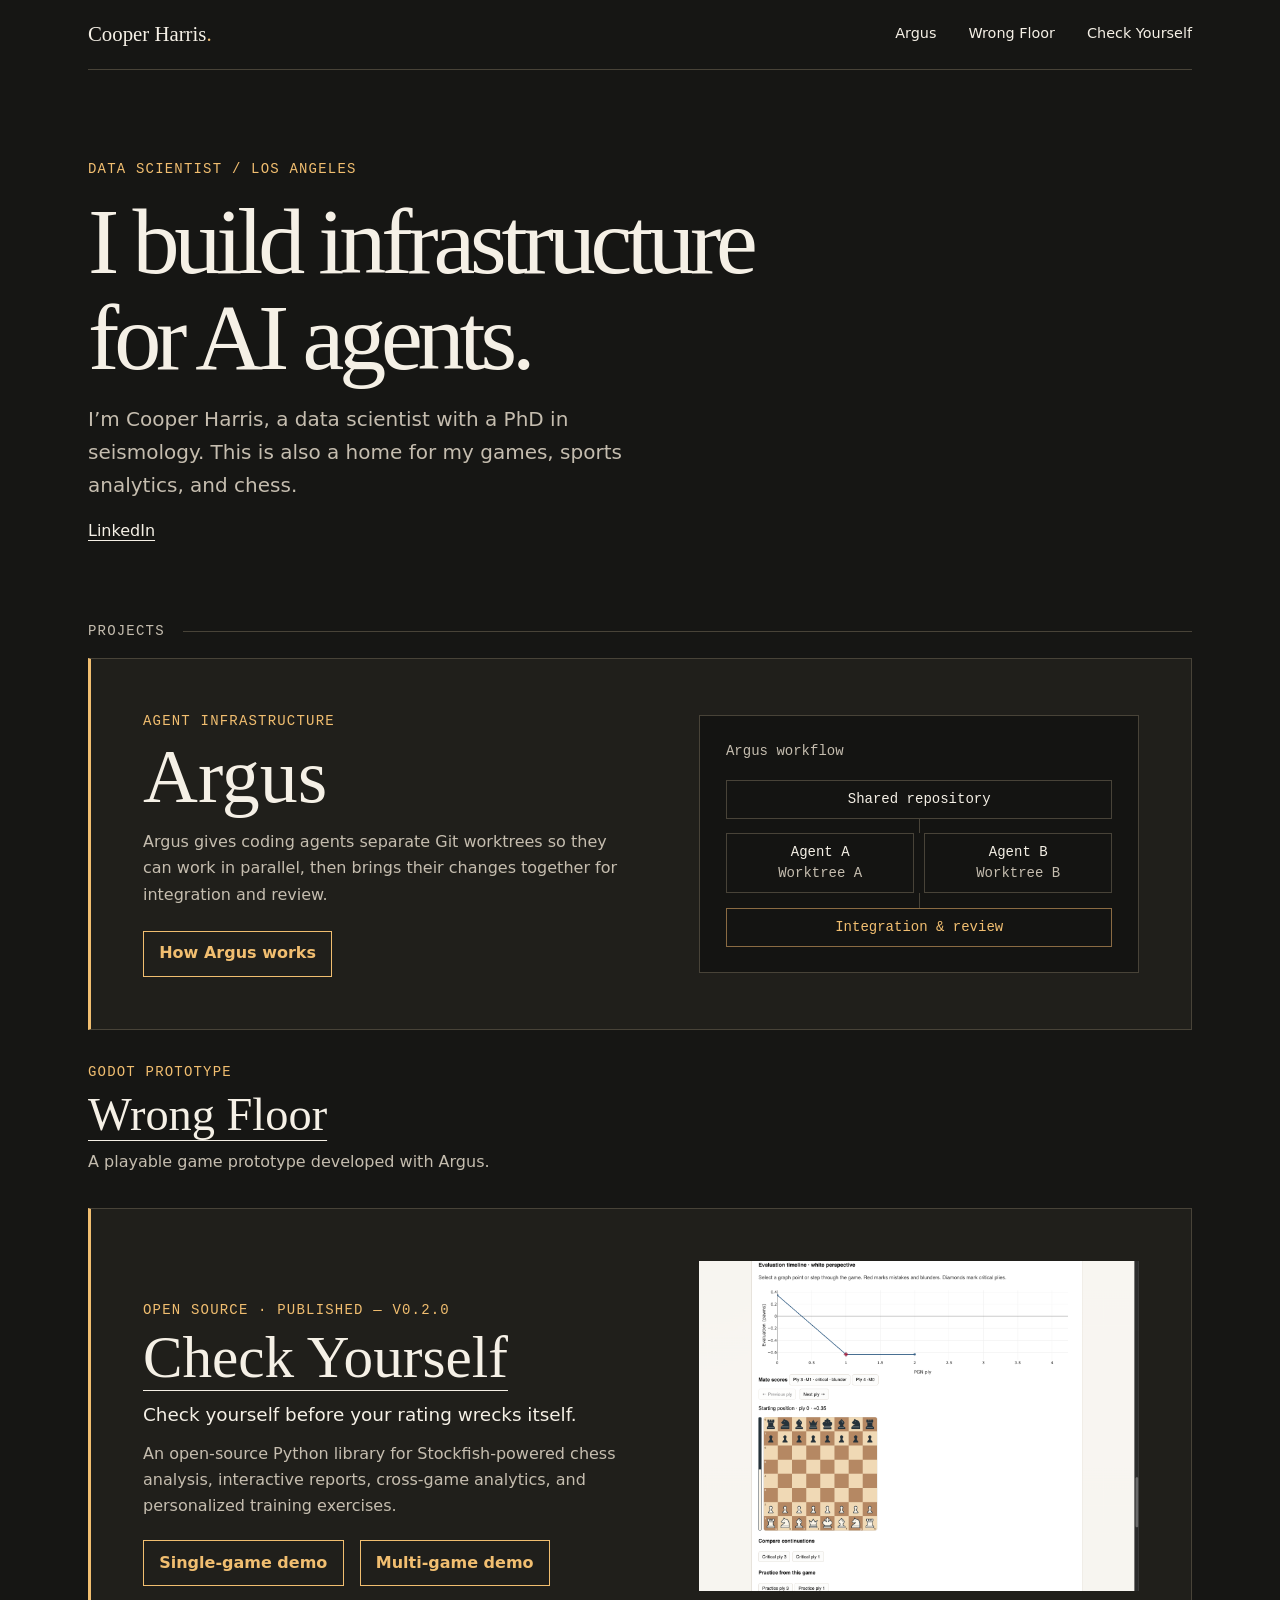
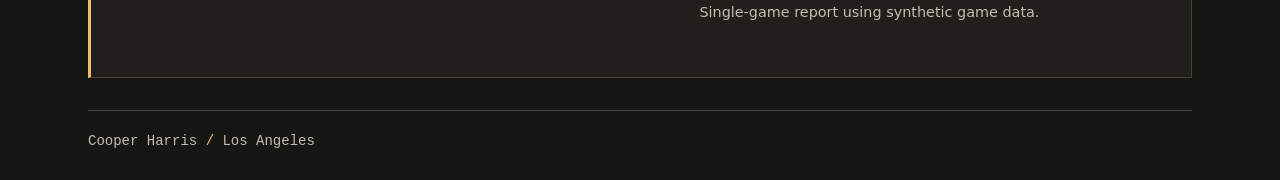
<file: index.html>
<!doctype html>
<html lang="en">
<head>
  <meta charset="utf-8">
  <meta name="viewport" content="width=device-width, initial-scale=1">
  <meta name="description" content="Cooper Harris builds infrastructure for AI agents in Los Angeles. Explore Argus, Wrong Floor, and Check Yourself, an open-source chess analysis library.">
  <title>Cooper Harris — Data scientist</title>
  <link rel="stylesheet" href="/style.css">
</head>
<body>
  <a class="skip" href="#main">Skip to content</a>
  <header class="site-header frame">
    <a class="wordmark" href="/" aria-current="page">Cooper Harris<span>.</span></a>
    <nav aria-label="Main"><a href="/argus/">Argus</a><a href="/wrong-floor/">Wrong Floor</a><a href="/projects/check-yourself/">Check Yourself</a></nav>
  </header>
  <main id="main" class="frame" tabindex="-1">
    <section class="intro" aria-labelledby="intro-title">
      <p class="eyebrow">Data scientist <span> / </span> Los Angeles</p>
      <h1 id="intro-title">I build infrastructure<br class="desktop-break"> for AI agents.</h1>
      <p class="lede">I’m Cooper Harris, a data scientist with a PhD in seismology. This is also a home for my games, sports analytics, and chess.</p>
      <p class="intro-link"><a href="https://www.linkedin.com/in/cooper-w-harris-5751416a/">LinkedIn</a></p>
    </section>
    <section class="projects" aria-labelledby="projects-title">
      <h2 class="eyebrow section-label" id="projects-title">Projects</h2>
      <article class="feature">
        <div class="feature-copy">
          <p class="eyebrow">Agent infrastructure</p>
          <h3>Argus</h3>
          <p>Argus gives coding agents separate Git worktrees so they can work in parallel, then brings their changes together for integration and review.</p>
          <a class="button" href="/argus/">How Argus works</a>
        </div>
        <figure class="workflow">
          <figcaption>Argus workflow</figcaption>
          <div class="node">Shared repository</div>
          <div class="parallel">
            <div class="node">Agent A <small>Worktree A</small></div>
            <div class="node">Agent B <small>Worktree B</small></div>
          </div>
          <div class="node outcome">Integration &amp; review</div>
        </figure>
      </article>
      <article class="secondary">
        <div>
          <p class="eyebrow">Godot prototype</p>
          <h3><a href="/wrong-floor/">Wrong Floor</a></h3>
          <p>A playable game prototype developed with Argus.</p>
        </div>
      </article>
      <article class="feature release">
        <div class="feature-copy">
          <p class="eyebrow">Open source · Published — v0.2.0</p>
          <h3><a href="/projects/check-yourself/">Check Yourself</a></h3>
          <p class="project-tagline">Check yourself before your rating wrecks itself.</p>
          <p>An open-source Python library for Stockfish-powered chess analysis, interactive reports, cross-game analytics, and personalized training exercises.</p>
          <div class="demo-actions">
            <a class="button" href="/projects/check-yourself/single.html">Single-game demo</a>
            <a class="button" href="/projects/check-yourself/multi.html">Multi-game demo</a>
          </div>
        </div>
        <figure class="build-photo">
          <img src="/projects/check-yourself/screenshots/single-game.png" width="1400" height="1050" loading="lazy"
            alt="Evaluation timeline and synchronized chessboard in the single-game report">
          <figcaption>Single-game report using synthetic game data.</figcaption>
        </figure>
      </article>
    </section>
  </main>
  <footer class="site-footer frame">Cooper Harris <span> / </span> Los Angeles</footer>
</body>
</html>
</file>
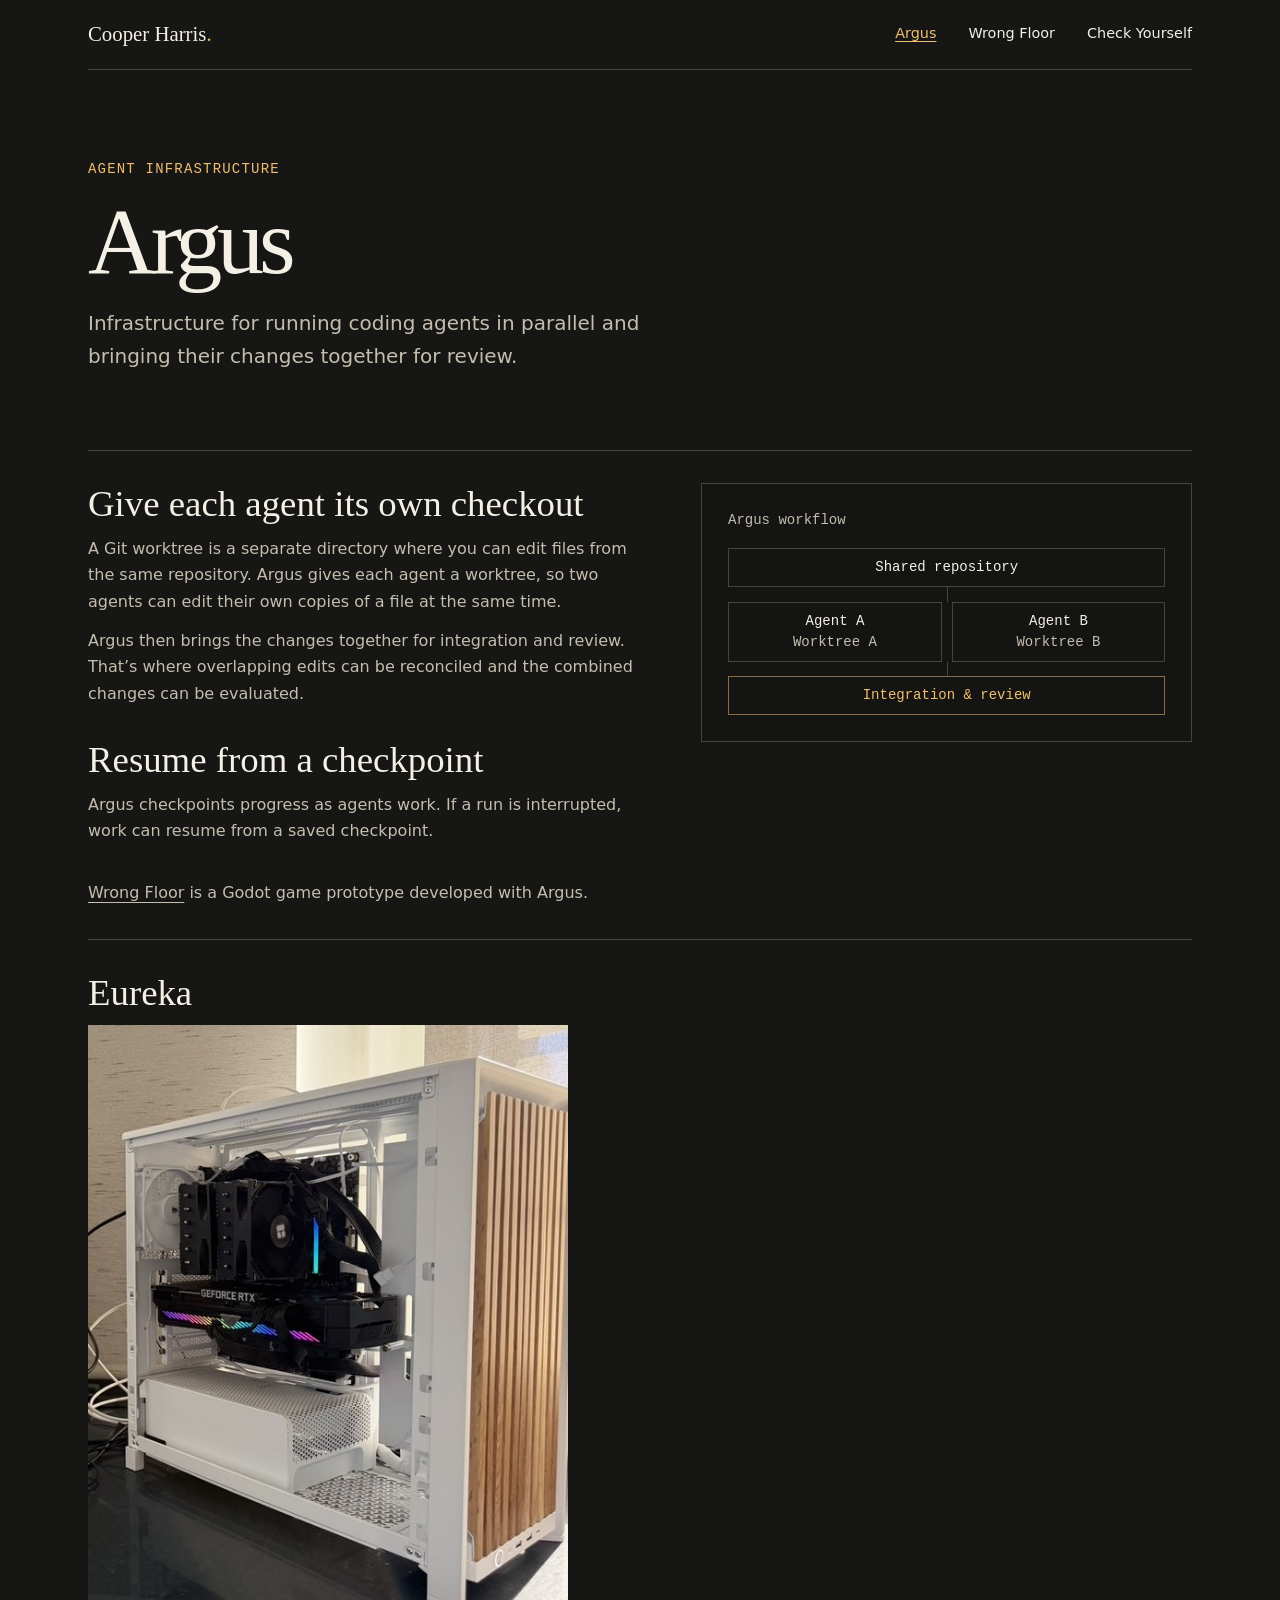
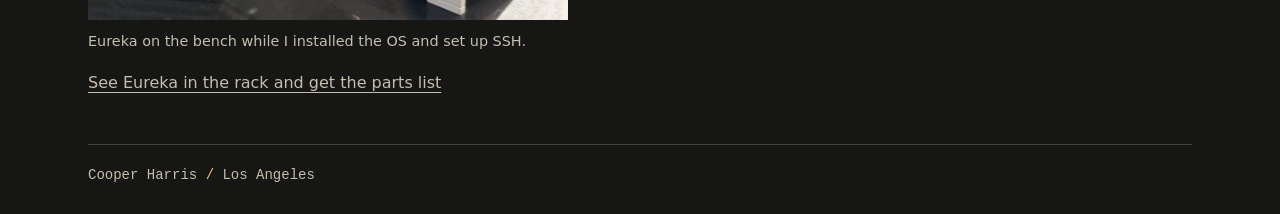
<file: argus/index.html>
<!doctype html>
<html lang="en">
<head>
  <meta charset="utf-8">
  <meta name="viewport" content="width=device-width, initial-scale=1">
  <meta name="description" content="How Argus uses Git worktrees for parallel coding agents and checkpoints progress so interrupted work can resume.">
  <title>Argus — Cooper Harris</title>
  <link rel="stylesheet" href="/style.css">
</head>
<body>
  <a class="skip" href="#main">Skip to content</a>
  <header class="site-header frame">
    <a class="wordmark" href="/">Cooper Harris<span>.</span></a>
    <nav aria-label="Main"><a href="/argus/" aria-current="page">Argus</a><a href="/wrong-floor/">Wrong Floor</a><a href="/projects/check-yourself/">Check Yourself</a></nav>
  </header>
  <main id="main" class="frame detail" tabindex="-1">
    <header class="intro">
      <p class="eyebrow">Agent infrastructure</p>
      <h1>Argus</h1>
      <p class="lede">Infrastructure for running coding agents in parallel and bringing their changes together for review.</p>
    </header>
    <div class="detail-grid">
      <div class="article-copy">
        <section>
          <h2>Give each agent its own checkout</h2>
          <p>A Git worktree is a separate directory where you can edit files from the same repository. Argus gives each agent a worktree, so two agents can edit their own copies of a file at the same time.</p>
          <p>Argus then brings the changes together for integration and review. That’s where overlapping edits can be reconciled and the combined changes can be evaluated.</p>
        </section>
        <section>
          <h2>Resume from a checkpoint</h2>
          <p>Argus checkpoints progress as agents work. If a run is interrupted, work can resume from a saved checkpoint.</p>
        </section>
      </div>
      <figure class="workflow">
        <figcaption>Argus workflow</figcaption>
        <div class="node">Shared repository</div>
        <div class="parallel">
          <div class="node">Agent A <small>Worktree A</small></div>
          <div class="node">Agent B <small>Worktree B</small></div>
        </div>
        <div class="node outcome">Integration &amp; review</div>
      </figure>
    </div>
    <p class="related"><a href="/wrong-floor/">Wrong Floor</a> is a Godot game prototype developed with Argus.</p>
    <section class="eureka article-copy" aria-labelledby="eureka-title">
      <h2 id="eureka-title">Eureka</h2>
      <figure class="build-photo">
        <img src="eureka-setup.jpg" width="520" height="645" loading="lazy"
          alt="Eureka’s open, wood-front case on the workbench">
        <figcaption>Eureka on the bench while I installed the OS and set up SSH.</figcaption>
      </figure>
      <p class="build-link"><a href="/eureka/">See Eureka in the rack and get the parts list</a></p>
    </section>
  </main>
  <footer class="site-footer frame">Cooper Harris <span> / </span> Los Angeles</footer>
</body>
</html>
</file>
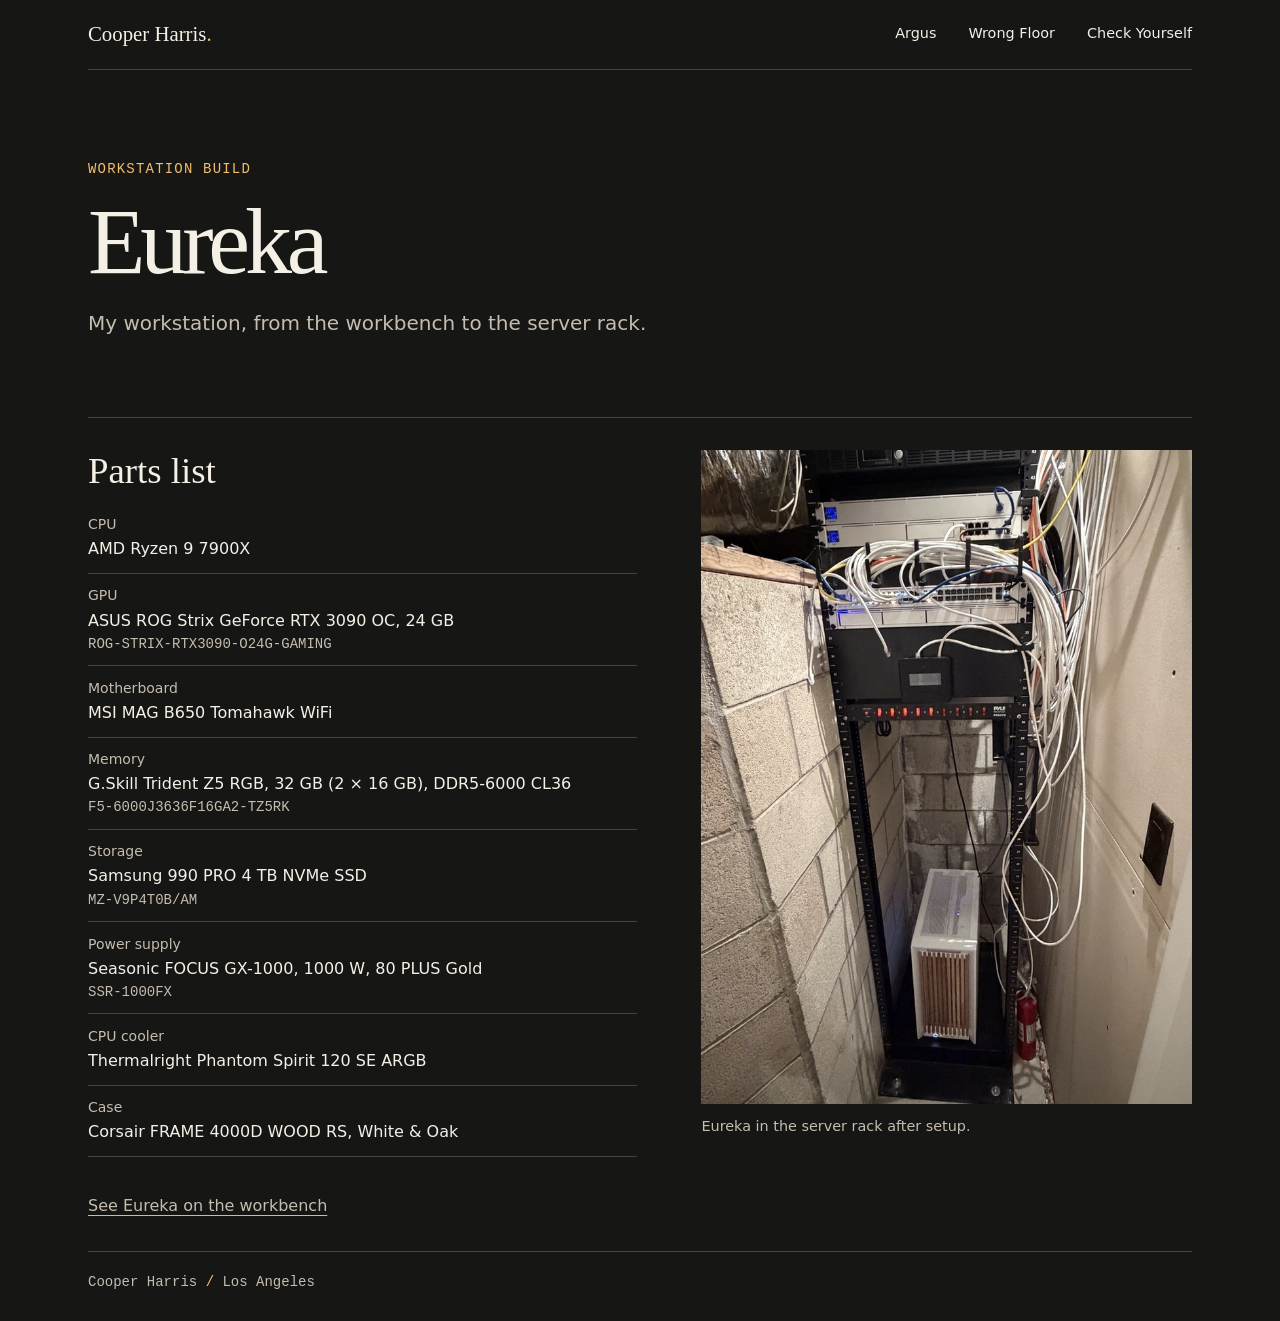
<file: eureka/index.html>
<!doctype html>
<html lang="en">
<head>
  <meta charset="utf-8">
  <meta name="viewport" content="width=device-width, initial-scale=1">
  <meta name="description" content="A look at Eureka, Cooper Harris’s workstation, with its core parts list.">
  <title>Eureka — Cooper Harris</title>
  <link rel="stylesheet" href="/style.css">
</head>
<body>
  <a class="skip" href="#main">Skip to content</a>
  <header class="site-header frame">
    <a class="wordmark" href="/">Cooper Harris<span>.</span></a>
    <nav aria-label="Main"><a href="/argus/">Argus</a><a href="/wrong-floor/">Wrong Floor</a><a href="/projects/check-yourself/">Check Yourself</a></nav>
  </header>
  <main id="main" class="frame detail" tabindex="-1">
    <header class="intro">
      <p class="eyebrow">Workstation build</p>
      <h1>Eureka</h1>
      <p class="lede">My workstation, from the workbench to the server rack.</p>
    </header>
    <div class="detail-grid">
      <section class="article-copy" aria-labelledby="parts-title">
        <h2 id="parts-title">Parts list</h2>
        <dl class="parts">
          <div><dt>CPU</dt><dd>AMD Ryzen 9 7900X</dd></div>
          <div><dt>GPU</dt><dd>ASUS ROG Strix GeForce RTX 3090 OC, 24 GB<small>ROG-STRIX-RTX3090-O24G-GAMING</small></dd></div>
          <div><dt>Motherboard</dt><dd>MSI MAG B650 Tomahawk WiFi</dd></div>
          <div><dt>Memory</dt><dd>G.Skill Trident Z5 RGB, 32 GB (2 × 16 GB), DDR5-6000 CL36<small>F5-6000J3636F16GA2-TZ5RK</small></dd></div>
          <div><dt>Storage</dt><dd>Samsung 990 PRO 4 TB NVMe SSD<small>MZ-V9P4T0B/AM</small></dd></div>
          <div><dt>Power supply</dt><dd>Seasonic FOCUS GX-1000, 1000 W, 80 PLUS Gold<small>SSR-1000FX</small></dd></div>
          <div><dt>CPU cooler</dt><dd>Thermalright Phantom Spirit 120 SE ARGB</dd></div>
          <div><dt>Case</dt><dd>Corsair FRAME 4000D WOOD RS, White &amp; Oak</dd></div>
        </dl>
      </section>
      <figure class="build-photo">
        <img src="eureka-rack.jpg" width="750" height="1000"
          alt="Eureka’s white, wood-front case at the bottom of a server rack">
        <figcaption>Eureka in the server rack after setup.</figcaption>
      </figure>
    </div>
    <p class="related"><a href="/argus/#eureka-title">See Eureka on the workbench</a></p>
  </main>
  <footer class="site-footer frame">Cooper Harris <span> / </span> Los Angeles</footer>
</body>
</html>
</file>
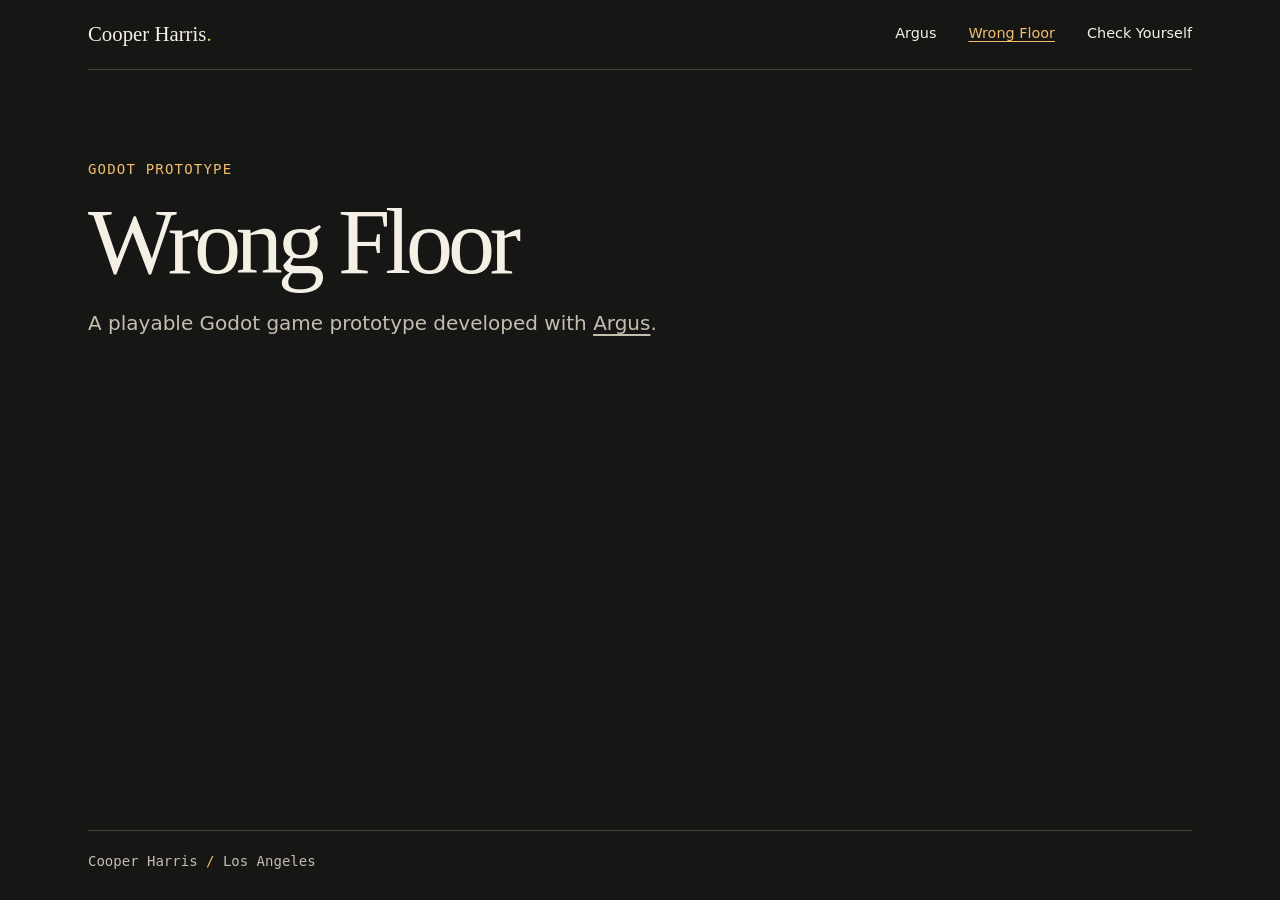
<file: wrong-floor/index.html>
<!doctype html>
<html lang="en">
<head>
  <meta charset="utf-8">
  <meta name="viewport" content="width=device-width, initial-scale=1">
  <meta name="description" content="Wrong Floor is a playable Godot game prototype developed with Argus.">
  <title>Wrong Floor — Cooper Harris</title>
  <link rel="stylesheet" href="/style.css">
</head>
<body>
  <a class="skip" href="#main">Skip to content</a>
  <header class="site-header frame">
    <a class="wordmark" href="/">Cooper Harris<span>.</span></a>
    <nav aria-label="Main"><a href="/argus/">Argus</a><a href="/wrong-floor/" aria-current="page">Wrong Floor</a><a href="/projects/check-yourself/">Check Yourself</a></nav>
  </header>
  <main id="main" class="frame detail" tabindex="-1">
    <header class="intro">
      <p class="eyebrow">Godot prototype</p>
      <h1>Wrong Floor</h1>
      <p class="lede">A playable Godot game prototype developed with <a href="/argus/">Argus</a>.</p>
    </header>
  </main>
  <footer class="site-footer frame">Cooper Harris <span> / </span> Los Angeles</footer>
</body>
</html>
</file>
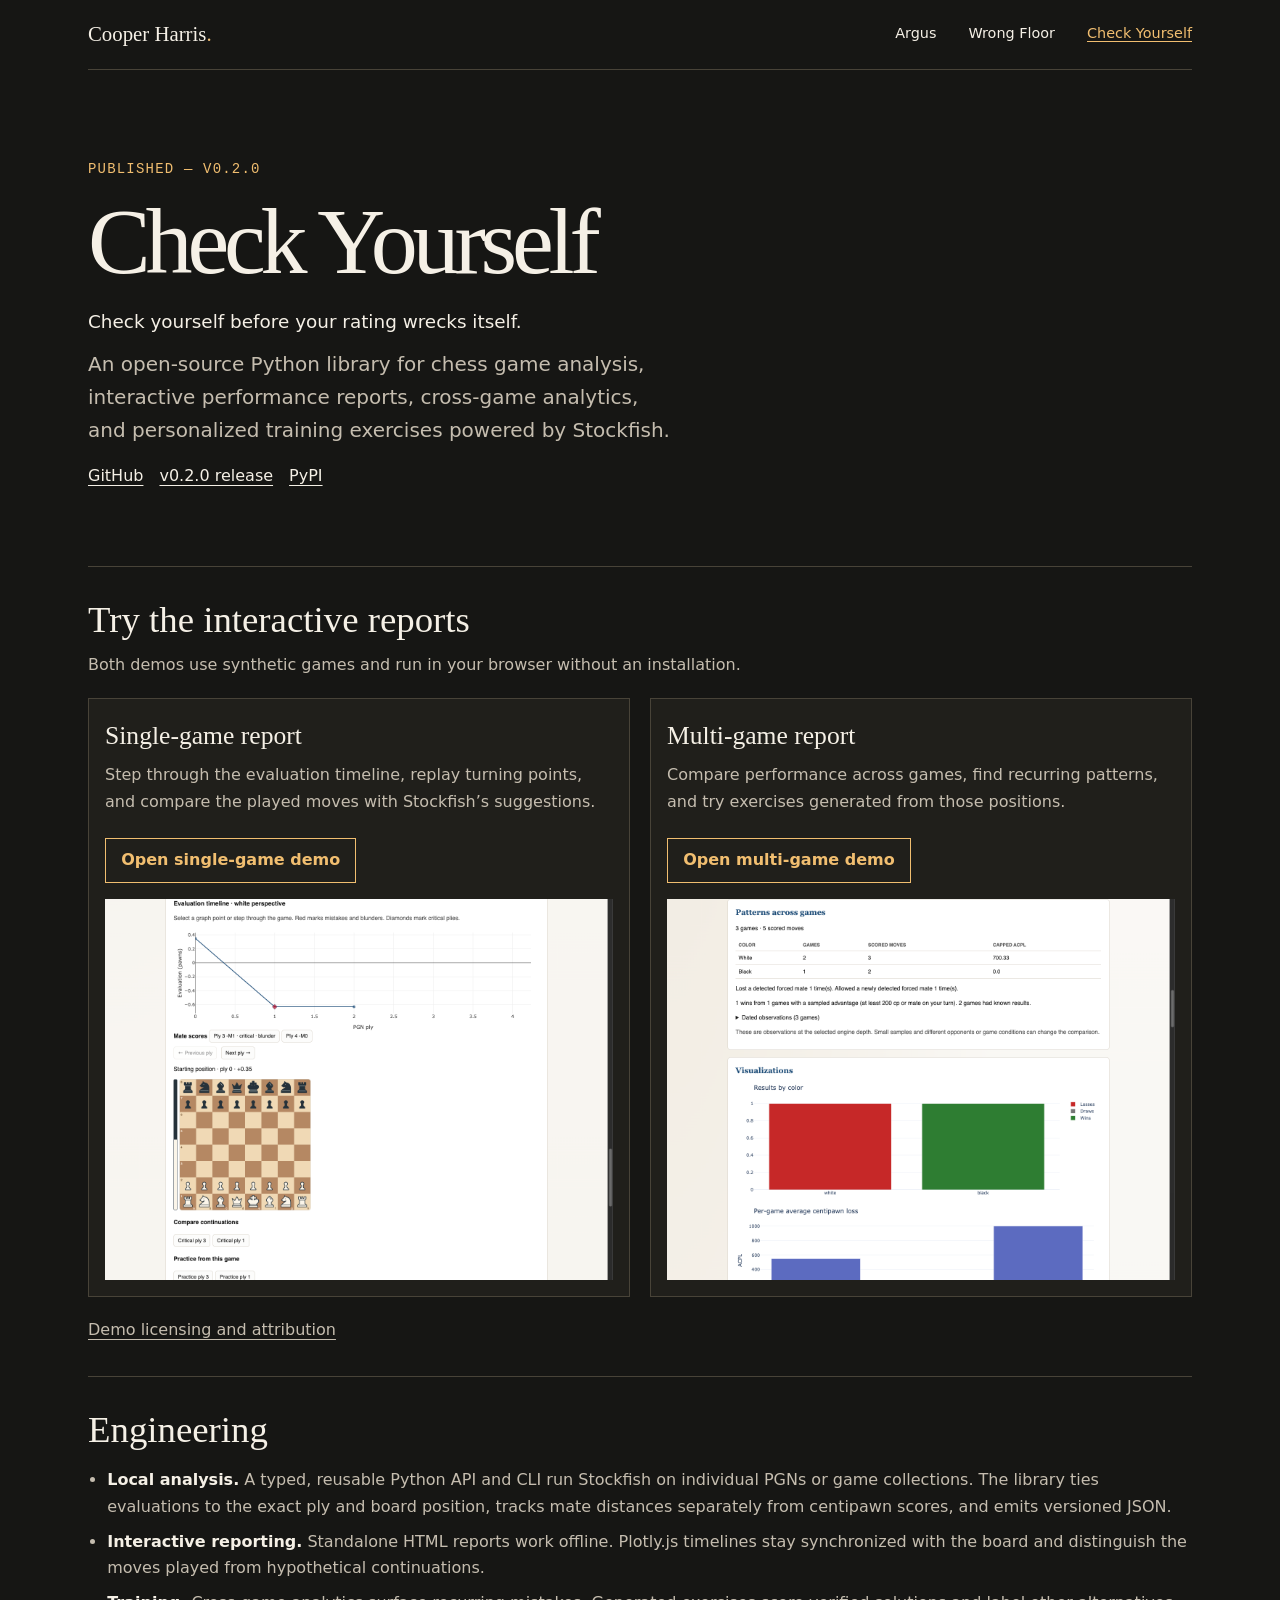
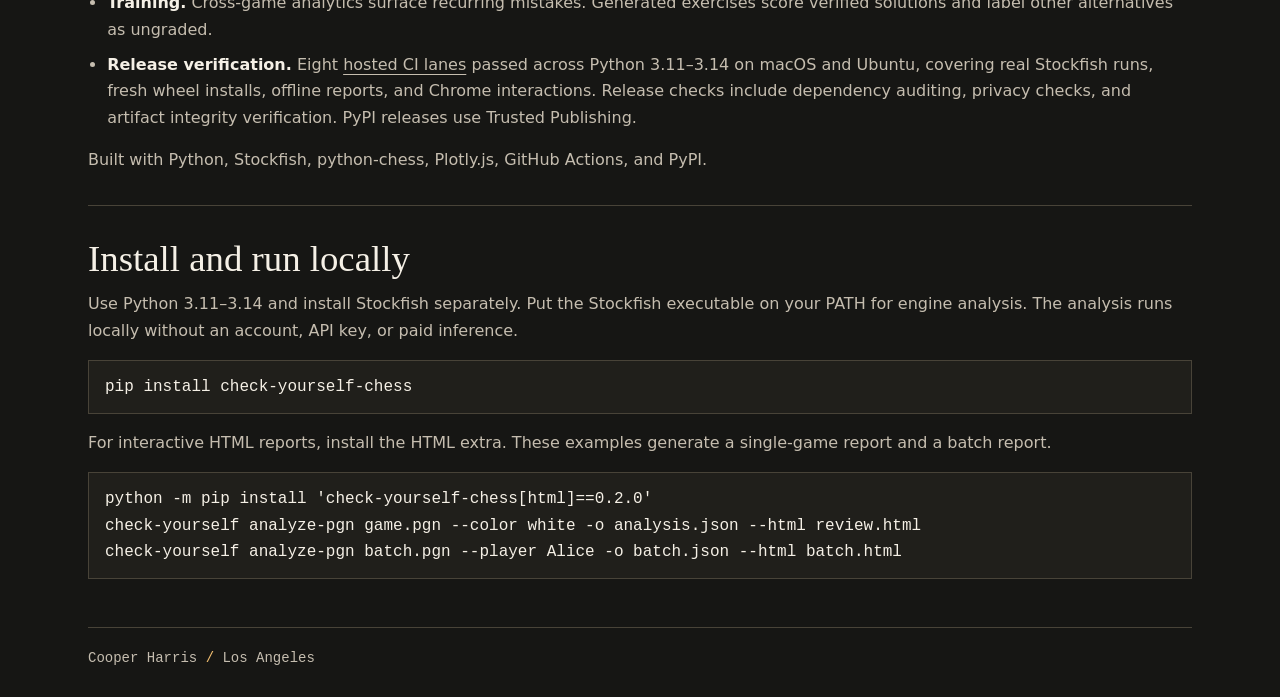
<file: projects/check-yourself/index.html>
<!doctype html>
<html lang="en">
<head>
  <meta charset="utf-8">
  <meta name="viewport" content="width=device-width, initial-scale=1">
  <meta name="description" content="Check Yourself is an open-source Python library for chess game analysis, interactive reporting, and Stockfish-powered training.">
  <title>Check Yourself — Cooper Harris</title>
  <link rel="stylesheet" href="/style.css">
</head>
<body>
  <a class="skip" href="#main">Skip to content</a>
  <header class="site-header frame">
    <a class="wordmark" href="/">Cooper Harris<span>.</span></a>
    <nav aria-label="Main"><a href="/argus/">Argus</a><a href="/wrong-floor/">Wrong Floor</a><a href="/projects/check-yourself/" aria-current="page">Check Yourself</a></nav>
  </header>
  <main id="main" class="frame detail" tabindex="-1">
    <header class="intro">
      <p class="eyebrow">Published — v0.2.0</p>
      <h1>Check Yourself</h1>
      <p class="project-tagline">Check yourself before your rating wrecks itself.</p>
      <p class="lede">An open-source Python library for chess game analysis, interactive performance reports, cross-game analytics, and personalized training exercises powered by Stockfish.</p>
      <ul class="link-list" aria-label="Release resources">
        <li><a href="https://github.com/baddatatude/check-yourself">GitHub</a></li>
        <li><a href="https://github.com/baddatatude/check-yourself/releases/tag/v0.2.0">v0.2.0 release</a></li>
        <li><a href="https://pypi.org/project/check-yourself-chess/">PyPI</a></li>
      </ul>
    </header>
    <section class="project-section article-copy" aria-labelledby="demos-title">
      <h2 id="demos-title">Try the interactive reports</h2>
      <p>Both demos use synthetic games and run in your browser without an installation.</p>
      <div class="demo-grid">
        <article class="demo-card">
          <h3>Single-game report</h3>
          <p>Step through the evaluation timeline, replay turning points, and compare the played moves with Stockfish’s suggestions.</p>
          <a class="button" href="single.html">Open single-game demo</a>
          <img src="screenshots/single-game.png" width="1400" height="1050" alt="Stockfish evaluation timeline above a chessboard and replay controls">
        </article>
        <article class="demo-card">
          <h3>Multi-game report</h3>
          <p>Compare performance across games, find recurring patterns, and try exercises generated from those positions.</p>
          <a class="button" href="multi.html">Open multi-game demo</a>
          <img src="screenshots/multi-game.png" width="1400" height="1050" alt="Cross-game patterns table and bar charts comparing results and centipawn loss">
        </article>
      </div>
      <p class="notice-link"><a href="licenses/">Demo licensing and attribution</a></p>
    </section>
    <section class="project-section article-copy" aria-labelledby="engineering-title">
      <h2 id="engineering-title">Engineering</h2>
      <ul class="engineering-list">
        <li><strong>Local analysis.</strong> A typed, reusable Python API and CLI run Stockfish on individual PGNs or game collections. The library ties evaluations to the exact ply and board position, tracks mate distances separately from centipawn scores, and emits versioned JSON.</li>
        <li><strong>Interactive reporting.</strong> Standalone HTML reports work offline. Plotly.js timelines stay synchronized with the board and distinguish the moves played from hypothetical continuations.</li>
        <li><strong>Training.</strong> Cross-game analytics surface recurring mistakes. Generated exercises score verified solutions and label other alternatives as ungraded.</li>
        <li><strong>Release verification.</strong> Eight <a href="https://github.com/baddatatude/check-yourself/pull/1/checks">hosted CI lanes</a> passed across Python 3.11–3.14 on macOS and Ubuntu, covering real Stockfish runs, fresh wheel installs, offline reports, and Chrome interactions. Release checks include dependency auditing, privacy checks, and artifact integrity verification. PyPI releases use Trusted Publishing.</li>
      </ul>
      <p>Built with Python, Stockfish, python-chess, Plotly.js, GitHub Actions, and PyPI.</p>
    </section>
    <section class="project-section article-copy" aria-labelledby="install-title">
      <h2 id="install-title">Install and run locally</h2>
      <p>Use Python 3.11–3.14 and install Stockfish separately. Put the Stockfish executable on your PATH for engine analysis. The analysis runs locally without an account, API key, or paid inference.</p>
      <pre><code>pip install check-yourself-chess</code></pre>
      <p>For interactive HTML reports, install the HTML extra. These examples generate a single-game report and a batch report.</p>
      <pre><code>python -m pip install 'check-yourself-chess[html]==0.2.0'
check-yourself analyze-pgn game.pgn --color white -o analysis.json --html review.html
check-yourself analyze-pgn batch.pgn --player Alice -o batch.json --html batch.html</code></pre>
    </section>
  </main>
  <footer class="site-footer frame">Cooper Harris <span> / </span> Los Angeles</footer>
</body>
</html>
</file>
<file: style.css>
:root {
  color-scheme: dark;
  --background: #161614;
  --panel: #201f1b;
  --ink: #f5f0e6;
  --muted: #c5bdaf;
  --line: #484338;
  --accent: #f1be70;
  --serif: Georgia, "Times New Roman", serif;
  --mono: ui-monospace, SFMono-Regular, Consolas, monospace;
}

*, *::before, *::after { box-sizing: border-box; }

body {
  margin: 0;
  min-height: 100vh;
  display: flex;
  flex-direction: column;
  background: var(--background);
  color: var(--ink);
  font: 1rem/1.65 system-ui, sans-serif;
}

main { flex: 1; }
h1, h2, h3, p, figure { margin: 0; }
a { color: inherit; text-underline-offset: .22em; }
a:hover, a[aria-current="page"] { color: var(--accent); }
a:focus-visible { outline: 2px solid var(--accent); outline-offset: 5px; }
main:focus { outline: none; }

.frame { width: min(69rem, calc(100% - 4rem)); margin-inline: auto; }
.skip {
  position: fixed;
  inset: .75rem auto auto .75rem;
  z-index: 1;
  transform: translateY(-200%);
  padding: .5rem 1rem;
  background: var(--background);
}
.skip:focus { transform: none; }

.site-header {
  display: flex;
  flex-wrap: wrap;
  justify-content: space-between;
  align-items: center;
  gap: .45rem 1.5rem;
  border-bottom: 1px solid var(--line);
  padding-block: .85rem;
}

.wordmark {
  font: 1.3rem var(--serif);
  text-decoration: none;
}
.wordmark[aria-current="page"] { color: var(--ink); }
.wordmark span, .site-footer span, .eyebrow span { color: var(--accent); }
nav { display: flex; flex-wrap: wrap; column-gap: clamp(.85rem, 3vw, 2rem); font-size: .9rem; }
nav a { padding-block: .55rem; text-decoration: none; }
nav a:hover, nav a[aria-current="page"] { text-decoration: underline; }

.intro { padding-block: clamp(3.1rem, 7vw, 6.1rem) clamp(2.8rem, 6vw, 4.8rem); }
.eyebrow {
  color: var(--accent);
  font: .875rem/1.5 var(--mono);
  letter-spacing: .085em;
  text-transform: uppercase;
}

h1, h3, .article-copy h2 { font-family: var(--serif); font-weight: 400; }
h1 {
  font-size: clamp(2.65rem, 7.35vw, 6.25rem);
  line-height: 1.02;
  letter-spacing: -.055em;
  margin-block: .85rem 1.1rem;
}
.lede { max-width: 37rem; color: var(--muted); font-size: clamp(1.05rem, 1.75vw, 1.25rem); }
.intro-link { margin-top: 1rem; }

.section-label {
  display: flex;
  align-items: center;
  gap: 1.15rem;
  color: var(--muted);
  margin-bottom: 1rem;
}
.section-label::after { content: ""; height: 1px; background: var(--line); flex: 1; }

.feature, .detail-grid {
  display: grid;
  grid-template-columns: minmax(0, 1.12fr) minmax(0, 1fr);
  gap: clamp(1.75rem, 5vw, 4.5rem);
  align-items: center;
}
.feature {
  background: var(--panel);
  border: 1px solid var(--line);
  border-left: 3px solid var(--accent);
  padding: clamp(1.25rem, 4.5vw, 3.25rem);
}
.feature h3 { font-size: clamp(3rem, 6vw, 4.75rem); line-height: 1.05; margin-block: .3rem .75rem; }
.feature p:not(.eyebrow), .secondary p:not(.eyebrow), .article-copy p, .related { color: var(--muted); }

.button {
  display: inline-block;
  margin-top: 1.4rem;
  padding: .55rem .95rem;
  border: 1px solid var(--accent);
  color: var(--accent);
  text-decoration: none;
  font-weight: 600;
}
.button:hover { background: var(--accent); color: var(--background); }

.workflow {
  background: #141412;
  border: 1px solid var(--line);
  padding: clamp(.85rem, 2.5vw, 1.6rem);
  color: var(--muted);
  font: .875rem/1.5 var(--mono);
}
.workflow figcaption { margin-bottom: 1.1rem; }
.node {
  position: relative;
  text-align: center;
  border: 1px solid var(--line);
  padding: .5rem .25rem;
  color: var(--ink);
}
.parallel {
  position: relative;
  display: grid;
  grid-template-columns: repeat(2, minmax(0, 1fr));
  gap: .6rem;
  margin-block: .9rem;
}
.parallel::before, .parallel::after {
  content: "";
  position: absolute;
  left: 50%;
  height: .9rem;
  border-left: 1px solid var(--line);
}
.parallel::before { bottom: 100%; }
.parallel::after { top: 100%; }
.node small { display: block; color: var(--muted); font-size: inherit; }
.outcome { color: var(--accent); border-color: #8a6b43; }

.secondary { padding-block: 2rem; }
.secondary h3 { font-size: clamp(2rem, 4vw, 2.9rem); line-height: 1.2; margin-block: .3rem .4rem; }
.secondary h3 a { text-decoration-thickness: 1px; }
.site-footer {
  border-top: 1px solid var(--line);
  padding-block: 1.25rem 1.75rem;
  color: var(--muted);
  font: .875rem/1.5 var(--mono);
}

.detail-grid { align-items: start; border-top: 1px solid var(--line); padding-block: 2rem; }
.article-copy section + section { margin-top: 2rem; }
.article-copy h2 { font-size: clamp(1.65rem, 3vw, 2.3rem); line-height: 1.15; margin-bottom: .65rem; }
.article-copy p + p { margin-top: .8rem; }
.related { margin-block: .25rem 2rem; }
.eureka { border-top: 1px solid var(--line); padding-block: 2rem 3rem; }
.eureka figure { max-width: 30rem; }
.build-photo img { display: block; width: 100%; height: auto; }
.build-photo figcaption { margin-top: .65rem; color: var(--muted); font-size: .9rem; }
.build-link { margin-top: 1rem; }
.parts { margin: 0; }
.parts div { padding-block: .65rem; border-bottom: 1px solid var(--line); }
.parts dt { color: var(--muted); font-size: .875rem; }
.parts dd { margin: 0; overflow-wrap: anywhere; }
.parts small { display: block; color: var(--muted); font: .875rem/1.5 var(--mono); }
.release { margin-bottom: 2rem; }
.release h3 { font-size: clamp(2.1rem, 5vw, 3.7rem); }
.release h3 a { text-decoration-thickness: 1px; }
.project-tagline { color: var(--ink); font-size: 1.15rem; margin-bottom: .65rem; }
.feature p.project-tagline { color: var(--ink); }
.demo-actions, .link-list { display: flex; flex-wrap: wrap; gap: .55rem 1rem; }
.demo-actions { margin-top: 1.25rem; }
.demo-actions .button { margin-top: 0; }
.link-list { padding: 0; margin-block: 1rem 0; list-style: none; }
.project-section { border-top: 1px solid var(--line); padding-block: 2rem; }
.demo-grid { display: grid; grid-template-columns: repeat(2, minmax(0, 1fr)); gap: 1.25rem; margin-block: 1.25rem; }
.demo-card { display: flex; flex-direction: column; align-items: flex-start; padding: 1rem; border: 1px solid var(--line); background: var(--panel); }
.demo-card img { width: 100%; height: auto; display: block; margin-top: 1rem; }
.demo-card h3 { font-size: 1.6rem; margin-bottom: .3rem; }
.demo-card p { flex: 1; }
.engineering-list { padding-left: 1.2rem; color: var(--muted); }
.engineering-list li + li { margin-top: .55rem; }
.engineering-list strong { color: var(--ink); }
.project-section pre { max-width: 100%; overflow: auto; padding: .8rem 1rem; background: var(--panel); border: 1px solid var(--line); white-space: pre-wrap; overflow-wrap: anywhere; }

@media (max-width: 42rem) {
  .frame { width: calc(100% - 2rem); }
  .desktop-break { display: none; }
  .feature, .detail-grid, .demo-grid { grid-template-columns: 1fr; }
}
</file>
